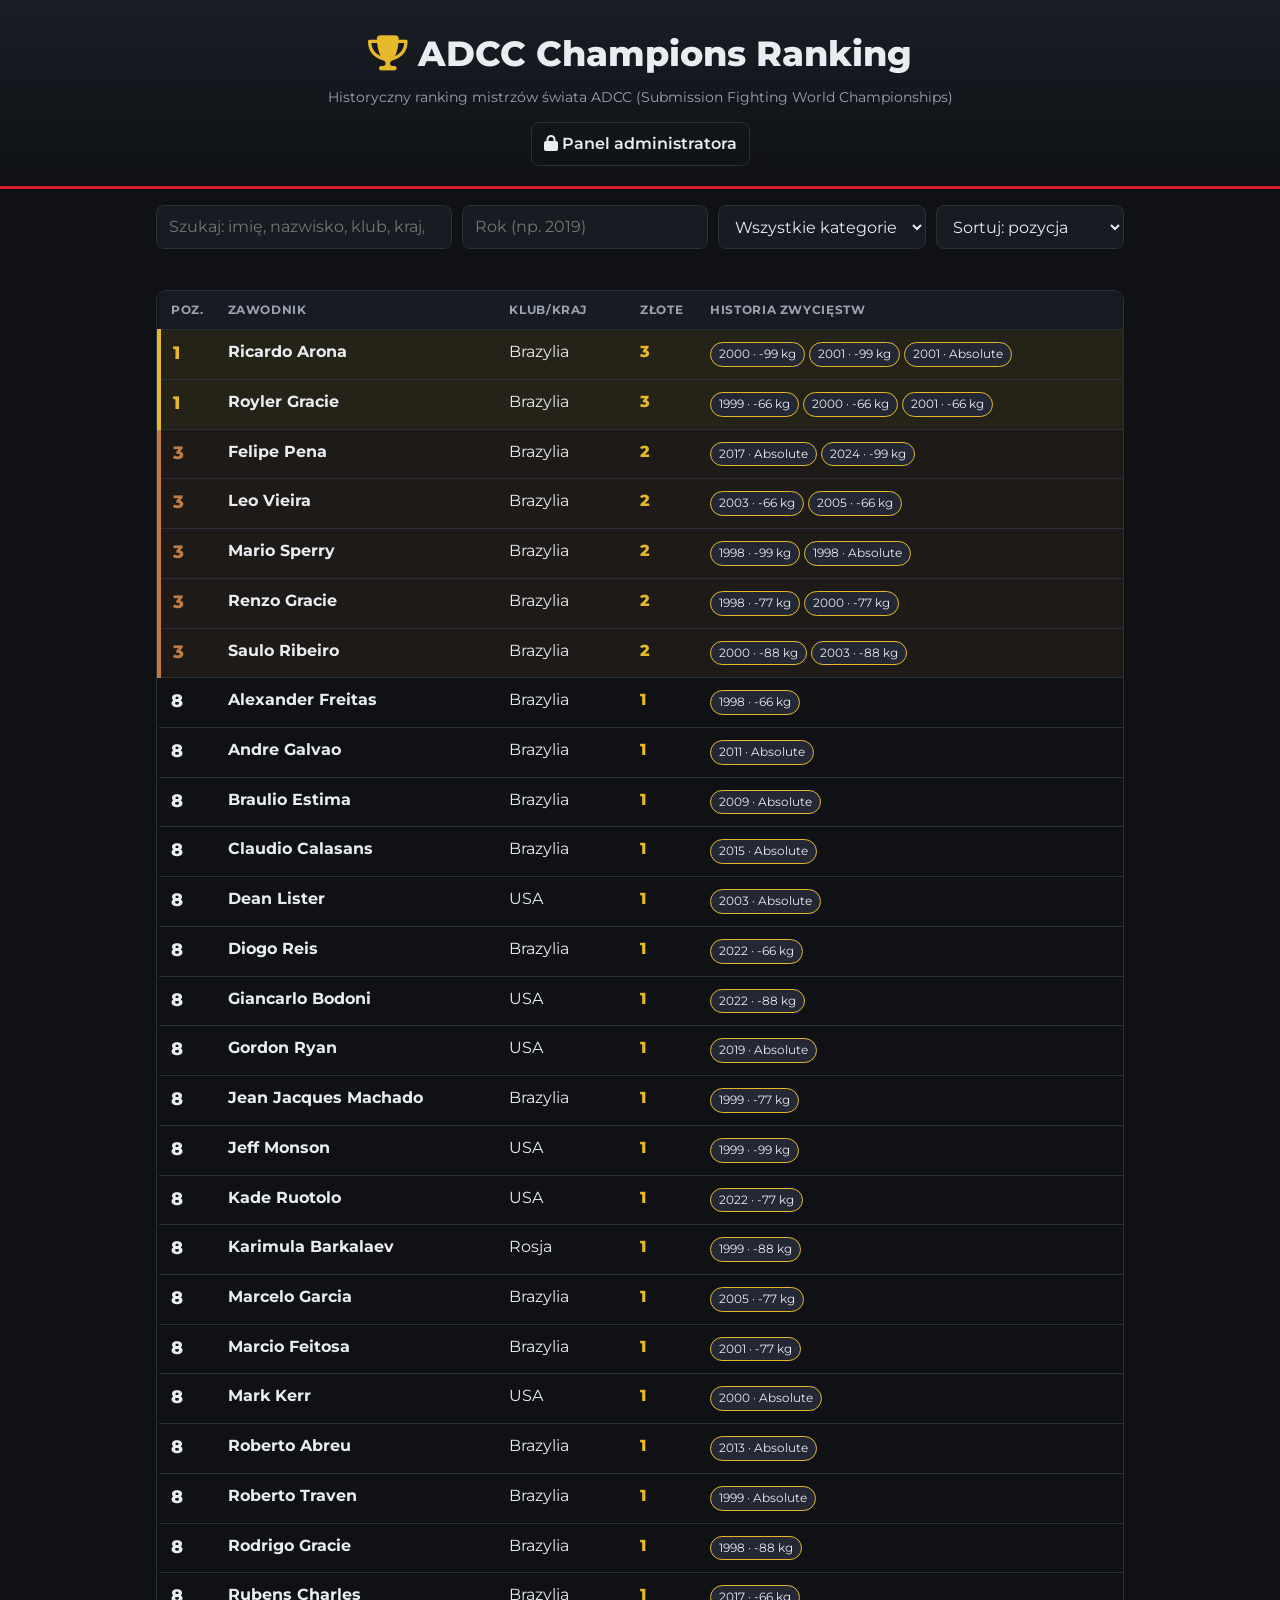
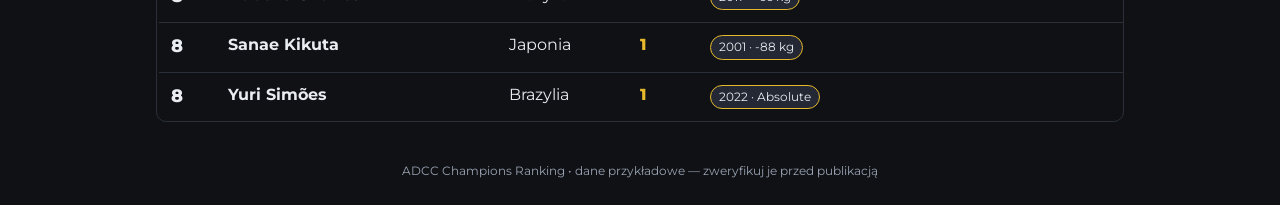
<file: index.html>
<!DOCTYPE html>
<html lang="pl">
<head>
<meta charset="UTF-8">
<meta name="viewport" content="width=device-width, initial-scale=1">
<title>ADCC Champions Ranking</title>
<link rel="preconnect" href="https://fonts.googleapis.com">
<link href="https://fonts.googleapis.com/css2?family=Montserrat:wght@400;600;800&display=swap" rel="stylesheet">
<link rel="stylesheet" href="https://cdnjs.cloudflare.com/ajax/libs/font-awesome/6.5.1/css/all.min.css">
<link rel="stylesheet" href="style.css">
</head>
<body>
<header>
  <h1><i class="fa-solid fa-trophy"></i> ADCC Champions Ranking</h1>
  <p>Historyczny ranking mistrzów świata ADCC (Submission Fighting World Championships)</p>
  <button id="adminBtn" class="ghost"><i class="fa-solid fa-lock"></i> Panel administratora</button>
</header>

<main>
  <section class="controls" aria-label="Wyszukiwanie i filtry">
    <input id="q" type="search" placeholder="Szukaj: imię, nazwisko, klub, kraj, rok…">
    <input id="yr" type="text" inputmode="numeric" maxlength="4" placeholder="Rok (np. 2019)">
    <select id="cat"><option value="">Wszystkie kategorie</option></select>
    <select id="srt">
      <option value="pos">Sortuj: pozycja</option>
      <option value="name">Sortuj: nazwisko</option>
    </select>
  </section>
  <div id="msg" role="status"></div>

  <div class="tablewrap">
    <table id="rank">
      <thead><tr><th>Poz.</th><th>Zawodnik</th><th>Klub/Kraj</th><th>Złote</th><th>Historia zwycięstw</th></tr></thead>
      <tbody id="tbody"></tbody>
    </table>
  </div>

  <section id="admin" hidden>
    <h2><i class="fa-solid fa-screwdriver-wrench"></i> Panel administratora</h2>

    <div class="card">
      <h3>Zarządzanie bazą danych</h3>
      <input type="hidden" id="f-id">
      <label>Imię i nazwisko <input id="f-name"></label>
      <label>Klub/Kraj <input id="f-country"></label>
      <label>Zwycięstwa — jedno w linii: <code>rok;kategoria;medal</code> (medal: złoty / srebrny / brązowy)
        <textarea id="f-wins" rows="4" placeholder="2019;Absolute;złoty"></textarea></label>
      <div class="row">
        <button id="saveBtn">Zapisz</button>
        <button id="clearBtn" class="ghost">Wyczyść formularz</button>
      </div>
      <div id="fmsg" role="status"></div>
      <ul id="plist"></ul>
    </div>

    <div class="card">
      <h3>Statystyki medalowe i kopia zapasowa</h3>
      <div class="row">
        <button id="statsBtn">Generuj statystyki</button>
        <button id="backupBtn" class="ghost"><i class="fa-solid fa-download"></i> Kopia zapasowa (JSON)</button>
        <button id="resetBtn" class="ghost">Przywróć dane początkowe</button>
      </div>
      <div id="slog"></div>
    </div>
  </section>
</main>
<footer>ADCC Champions Ranking • dane przykładowe — zweryfikuj je przed publikacją</footer>
<script src="script.js"></script>
</body>
</html>
</file>
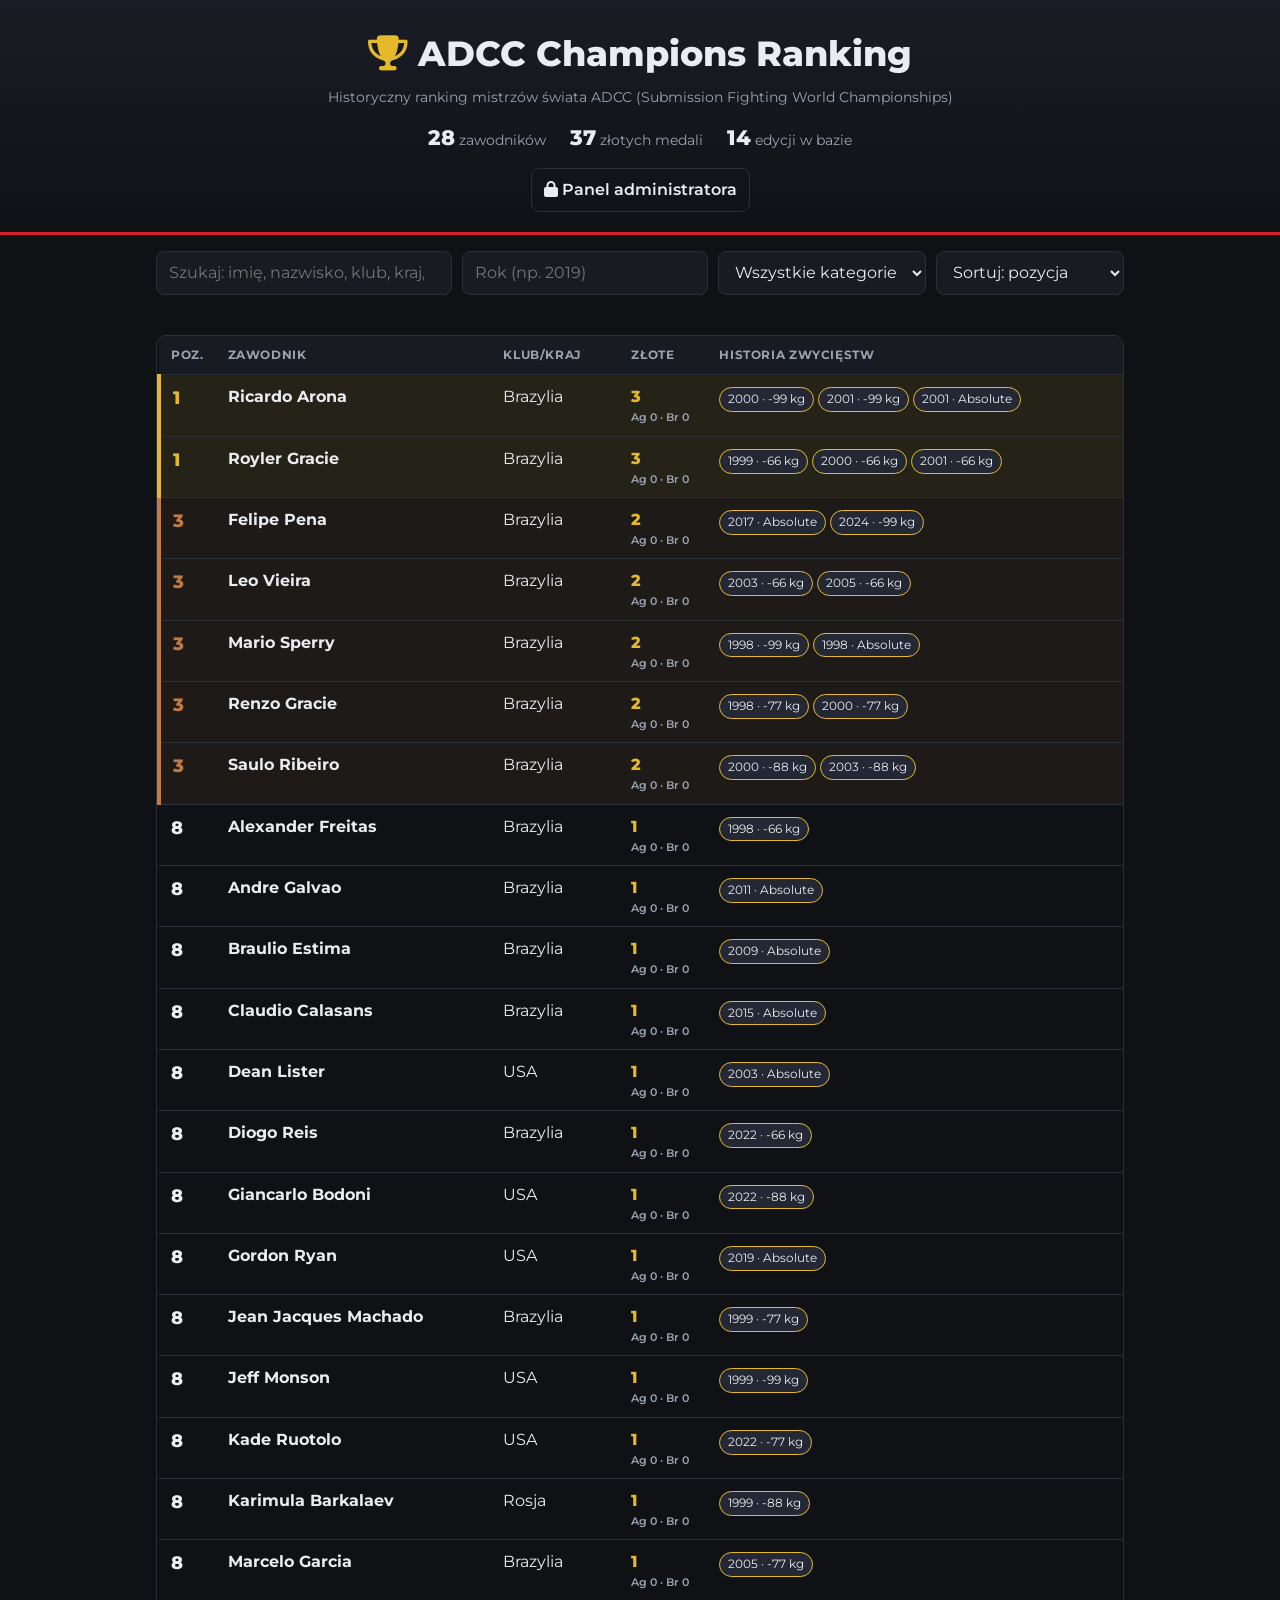
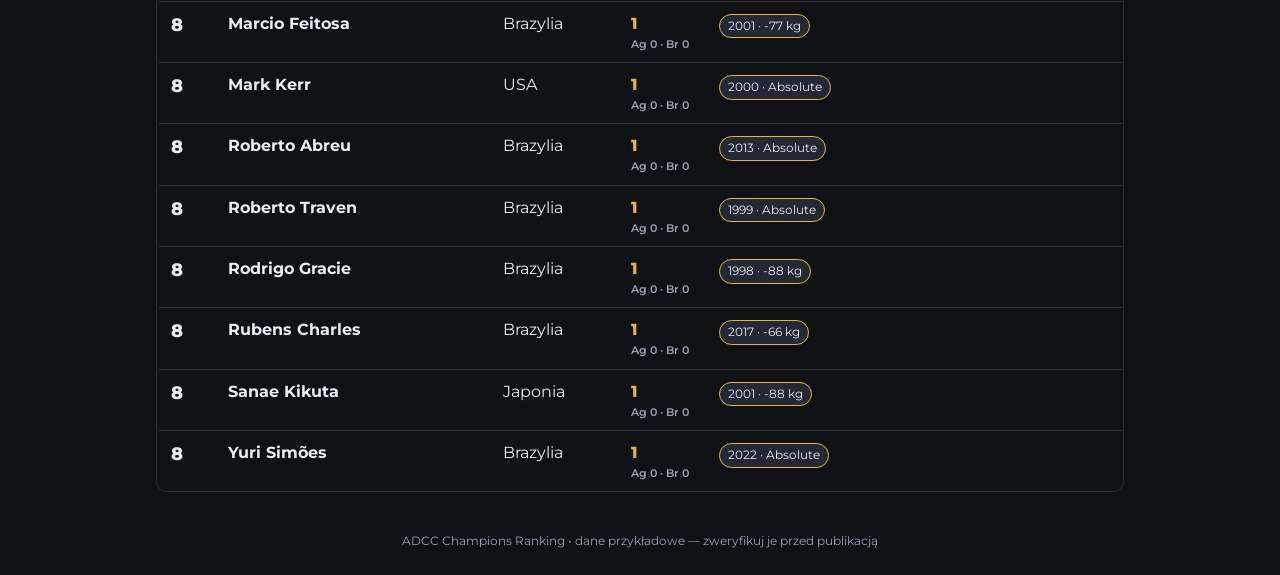
<file: strona/index.html>
<!DOCTYPE html>
<html lang="pl">
<head>
<meta charset="UTF-8">
<meta name="viewport" content="width=device-width, initial-scale=1">
<title>ADCC Champions Ranking</title>
<link rel="preconnect" href="https://fonts.googleapis.com">
<link href="https://fonts.googleapis.com/css2?family=Montserrat:wght@400;600;800&display=swap" rel="stylesheet">
<link rel="stylesheet" href="https://cdnjs.cloudflare.com/ajax/libs/font-awesome/6.5.1/css/all.min.css">
<link rel="stylesheet" href="style.css?v=3">
</head>
<body>
<header>
  <h1><i class="fa-solid fa-trophy"></i> ADCC Champions Ranking</h1>
  <p>Historyczny ranking mistrzów świata ADCC (Submission Fighting World Championships)</p>
  <div id="sum" class="sum"></div>
  <button id="adminBtn" class="ghost"><i class="fa-solid fa-lock"></i> Panel administratora</button>
</header>

<main>
  <section class="controls" aria-label="Wyszukiwanie i filtry">
    <input id="q" type="search" aria-label="Szukaj zawodników" placeholder="Szukaj: imię, nazwisko, klub, kraj, rok…">
    <input id="yr" type="text" inputmode="numeric" maxlength="4" aria-label="Rok zwycięstwa" placeholder="Rok (np. 2019)">
    <select id="cat" aria-label="Kategoria"><option value="">Wszystkie kategorie</option></select>
    <select id="srt" aria-label="Sortowanie">
      <option value="pos">Sortuj: pozycja</option>
      <option value="name">Sortuj: nazwisko</option>
    </select>
  </section>
  <div id="msg" role="status"></div>

  <div class="tablewrap">
    <table id="rank">
      <thead><tr><th>Poz.</th><th>Zawodnik</th><th>Klub/Kraj</th><th>Złote</th><th>Historia zwycięstw</th></tr></thead>
      <tbody id="tbody"></tbody>
    </table>
  </div>

  <section id="admin" hidden>
    <h2><i class="fa-solid fa-screwdriver-wrench"></i> Panel administratora</h2>

    <div class="card">
      <h3>Zarządzanie bazą danych</h3>
      <input type="hidden" id="f-id">
      <label>Imię i nazwisko <input id="f-name"></label>
      <label>Klub/Kraj <input id="f-country"></label>
      <label>Zwycięstwa — jedno w linii: <code>rok;kategoria;medal</code> (medal: złoty / srebrny / brązowy)
        <textarea id="f-wins" rows="4" placeholder="2019;Absolute;złoty"></textarea></label>
      <div class="row">
        <button id="saveBtn">Zapisz</button>
        <button id="clearBtn" class="ghost">Wyczyść formularz</button>
      </div>
      <div id="fmsg" role="status"></div>
      <ul id="plist"></ul>
    </div>

    <div class="card">
      <h3>Statystyki medalowe i kopia zapasowa</h3>
      <div class="row">
        <button id="statsBtn">Generuj statystyki</button>
        <button id="backupBtn" class="ghost"><i class="fa-solid fa-download"></i> Kopia zapasowa (JSON)</button>
        <button id="verifyBtn">Zweryfikuj dane historyczne</button>
        <button id="restoreBtn" class="ghost"><i class="fa-solid fa-upload"></i> Przywróć z kopii (JSON)</button>
        <input id="restoreFile" class="vh" type="file" accept="application/json">
        <button id="resetBtn" class="ghost">Przywróć dane początkowe</button>
      </div>
      <div id="rmsg" role="status"></div>
      <div id="slog"></div>
      <div id="vlog"></div>
    </div>
  </section>
</main>
<footer>ADCC Champions Ranking • dane przykładowe — zweryfikuj je przed publikacją</footer>
<script src="script.js?v=3"></script>
</body>
</html>
</file>
<file: style.css>
:root{--bg:#0f1115;--card:#181b22;--line:#2a2f3a;--txt:#e9ecf1;--mut:#9aa3b2;--red:#d4202f;
--gold:#e5b92b;--silver:#b8c0cc;--bronze:#c07a42}
*{box-sizing:border-box}
body{margin:0;background:var(--bg);color:var(--txt);font-family:'Montserrat',system-ui,sans-serif;line-height:1.5}
header{padding:28px 16px 20px;text-align:center;border-bottom:3px solid var(--red);background:linear-gradient(#1a1d25,#0f1115)}
h1{margin:0;font-weight:800;font-size:clamp(1.4rem,4vw,2.2rem)}
h1 i{color:var(--gold)}
header p{margin:6px 0 14px;color:var(--mut);font-size:.9rem}
main{max-width:1000px;margin:0 auto;padding:16px}
.controls{display:flex;flex-wrap:wrap;gap:10px;margin-bottom:10px}
input,select,textarea,button{font:inherit;color:var(--txt);background:var(--card);border:1px solid var(--line);
border-radius:8px;padding:9px 12px}
.controls input[type=search]{flex:2 1 220px}
.controls input#yr{flex:1 1 120px}
.controls select{flex:1 1 150px}
input:focus,select:focus,textarea:focus{outline:2px solid var(--red);outline-offset:1px}
button{cursor:pointer;background:var(--red);border-color:var(--red);font-weight:600}
button:hover{filter:brightness(1.12)}
button.ghost{background:transparent;border-color:var(--line)}
#msg,#fmsg{min-height:1.4em;margin:4px 0 10px;font-size:.9rem;color:var(--gold)}
#fmsg.ok{color:#58c27d}
.tablewrap{overflow-x:auto;border:1px solid var(--line);border-radius:10px}
table{width:100%;border-collapse:collapse;min-width:560px}
th,td{padding:10px 12px;text-align:left;border-bottom:1px solid var(--line);vertical-align:top}
th{background:var(--card);color:var(--mut);font-size:.78rem;text-transform:uppercase;letter-spacing:.05em}
tr:last-child td{border-bottom:0}
td.pos{font-weight:800;font-size:1.1rem;width:56px}
td.gold{font-weight:800;color:var(--gold);width:70px}
tr.top1 td.pos{color:var(--gold)} tr.top2 td.pos{color:var(--silver)} tr.top3 td.pos{color:var(--bronze)}
tr.top1{background:rgba(229,185,43,.10)} tr.top2{background:rgba(184,192,204,.07)} tr.top3{background:rgba(192,122,66,.08)}
tr.top1 td:first-child{border-left:4px solid var(--gold)}
tr.top2 td:first-child{border-left:4px solid var(--silver)}
tr.top3 td:first-child{border-left:4px solid var(--bronze)}
.chip{display:inline-block;margin:2px 4px 2px 0;padding:2px 8px;border-radius:99px;background:#232834;font-size:.78rem}
.chip.m-srebrny{border:1px solid var(--silver)} .chip.m-brązowy{border:1px solid var(--bronze)} .chip.m-złoty{border:1px solid var(--gold)}
#admin{margin-top:28px}
.card{background:var(--card);border:1px solid var(--line);border-radius:12px;padding:16px;margin-bottom:16px}
.card h3{margin:0 0 12px}
label{display:block;margin-bottom:10px;font-size:.85rem;color:var(--mut)}
label input,label textarea{display:block;width:100%;margin-top:4px}
code{background:#232834;padding:1px 5px;border-radius:4px}
.row{display:flex;flex-wrap:wrap;gap:8px}
#plist{list-style:none;padding:0;margin:14px 0 0;max-height:280px;overflow:auto}
#plist li{display:flex;justify-content:space-between;gap:8px;padding:6px 0;border-bottom:1px solid var(--line);font-size:.9rem}
#plist button{padding:3px 9px;font-size:.78rem}
#slog table{min-width:0;margin-top:12px}
footer{text-align:center;color:var(--mut);font-size:.78rem;padding:24px 12px}
@media(max-width:600px){th,td{padding:8px}}
</file>
<file: strona/style.css>
:root{--bg:#0f1115;--card:#181b22;--line:#2a2f3a;--txt:#e9ecf1;--mut:#9aa3b2;--red:#d4202f;
--gold:#e5b92b;--silver:#b8c0cc;--bronze:#c07a42}
*{box-sizing:border-box}
body{margin:0;background:var(--bg);color:var(--txt);font-family:'Montserrat',system-ui,sans-serif;line-height:1.5}
header{padding:28px 16px 20px;text-align:center;border-bottom:3px solid var(--red);background:linear-gradient(#1a1d25,#0f1115)}
h1{margin:0;font-weight:800;font-size:clamp(1.4rem,4vw,2.2rem)}
h1 i{color:var(--gold)}
header p{margin:6px 0 14px;color:var(--mut);font-size:.9rem}
main{max-width:1000px;margin:0 auto;padding:16px}
.controls{display:flex;flex-wrap:wrap;gap:10px;margin-bottom:10px}
input,select,textarea,button{font:inherit;color:var(--txt);background:var(--card);border:1px solid var(--line);
border-radius:8px;padding:9px 12px}
.controls input[type=search]{flex:2 1 220px}
.controls input#yr{flex:1 1 120px}
.controls select{flex:1 1 150px}
input:focus,select:focus,textarea:focus{outline:2px solid var(--red);outline-offset:1px}
button{cursor:pointer;background:var(--red);border-color:var(--red);font-weight:600}
button:hover{filter:brightness(1.12)}
button.ghost{background:transparent;border-color:var(--line)}
#msg,#fmsg{min-height:1.4em;margin:4px 0 10px;font-size:.9rem;color:var(--gold)}
#fmsg.ok{color:#58c27d}
.tablewrap{overflow-x:auto;border:1px solid var(--line);border-radius:10px}
table{width:100%;border-collapse:collapse;min-width:560px}
th,td{padding:10px 12px;text-align:left;border-bottom:1px solid var(--line);vertical-align:top}
th{background:var(--card);color:var(--mut);font-size:.78rem;text-transform:uppercase;letter-spacing:.05em}
tr:last-child td{border-bottom:0}
td.pos{font-weight:800;font-size:1.1rem;width:56px}
td.gold{font-weight:800;color:var(--gold);width:88px}
td.gold small{display:block;font-size:.68rem;font-weight:600;color:var(--mut)}
tr.top1 td.pos{color:var(--gold)} tr.top2 td.pos{color:var(--silver)} tr.top3 td.pos{color:var(--bronze)}
tr.top1{background:rgba(229,185,43,.10)} tr.top2{background:rgba(184,192,204,.07)} tr.top3{background:rgba(192,122,66,.08)}
tr.top1 td:first-child{border-left:4px solid var(--gold)}
tr.top2 td:first-child{border-left:4px solid var(--silver)}
tr.top3 td:first-child{border-left:4px solid var(--bronze)}
.chip{display:inline-block;margin:2px 4px 2px 0;padding:2px 8px;border-radius:99px;background:#232834;font-size:.78rem}
.chip.m-srebrny{border:1px solid var(--silver)} .chip.m-brązowy{border:1px solid var(--bronze)} .chip.m-złoty{border:1px solid var(--gold)}
#admin{margin-top:28px}
.card{background:var(--card);border:1px solid var(--line);border-radius:12px;padding:16px;margin-bottom:16px}
.card h3{margin:0 0 12px}
label{display:block;margin-bottom:10px;font-size:.85rem;color:var(--mut)}
label input,label textarea{display:block;width:100%;margin-top:4px}
code{background:#232834;padding:1px 5px;border-radius:4px}
.row{display:flex;flex-wrap:wrap;gap:8px}
#plist{list-style:none;padding:0;margin:14px 0 0;max-height:280px;overflow:auto}
#plist li{display:flex;justify-content:space-between;gap:8px;padding:6px 0;border-bottom:1px solid var(--line);font-size:.9rem}
#plist button{padding:3px 9px;font-size:.78rem}
#slog table{min-width:0;margin-top:12px}
footer{text-align:center;color:var(--mut);font-size:.78rem;padding:24px 12px}
.sum{display:flex;justify-content:center;gap:24px;flex-wrap:wrap;margin:0 0 14px;color:var(--mut);font-size:.85rem}
.sum b{color:var(--txt);font-size:1.3rem;font-weight:800;margin-right:4px}
.vh{position:absolute;width:1px;height:1px;opacity:0;overflow:hidden;pointer-events:none}
#rmsg{min-height:1.4em;margin:10px 0 0;font-size:.9rem;color:var(--gold)}
#rmsg.ok{color:#58c27d}
#vlog ul{margin:12px 0 0;padding-left:18px;font-size:.88rem;color:var(--gold)}
#vlog .okmsg{margin:12px 0 0;color:#58c27d;font-size:.9rem}
@media(max-width:600px){th,td{padding:8px}.sum{gap:14px}}
</file>
